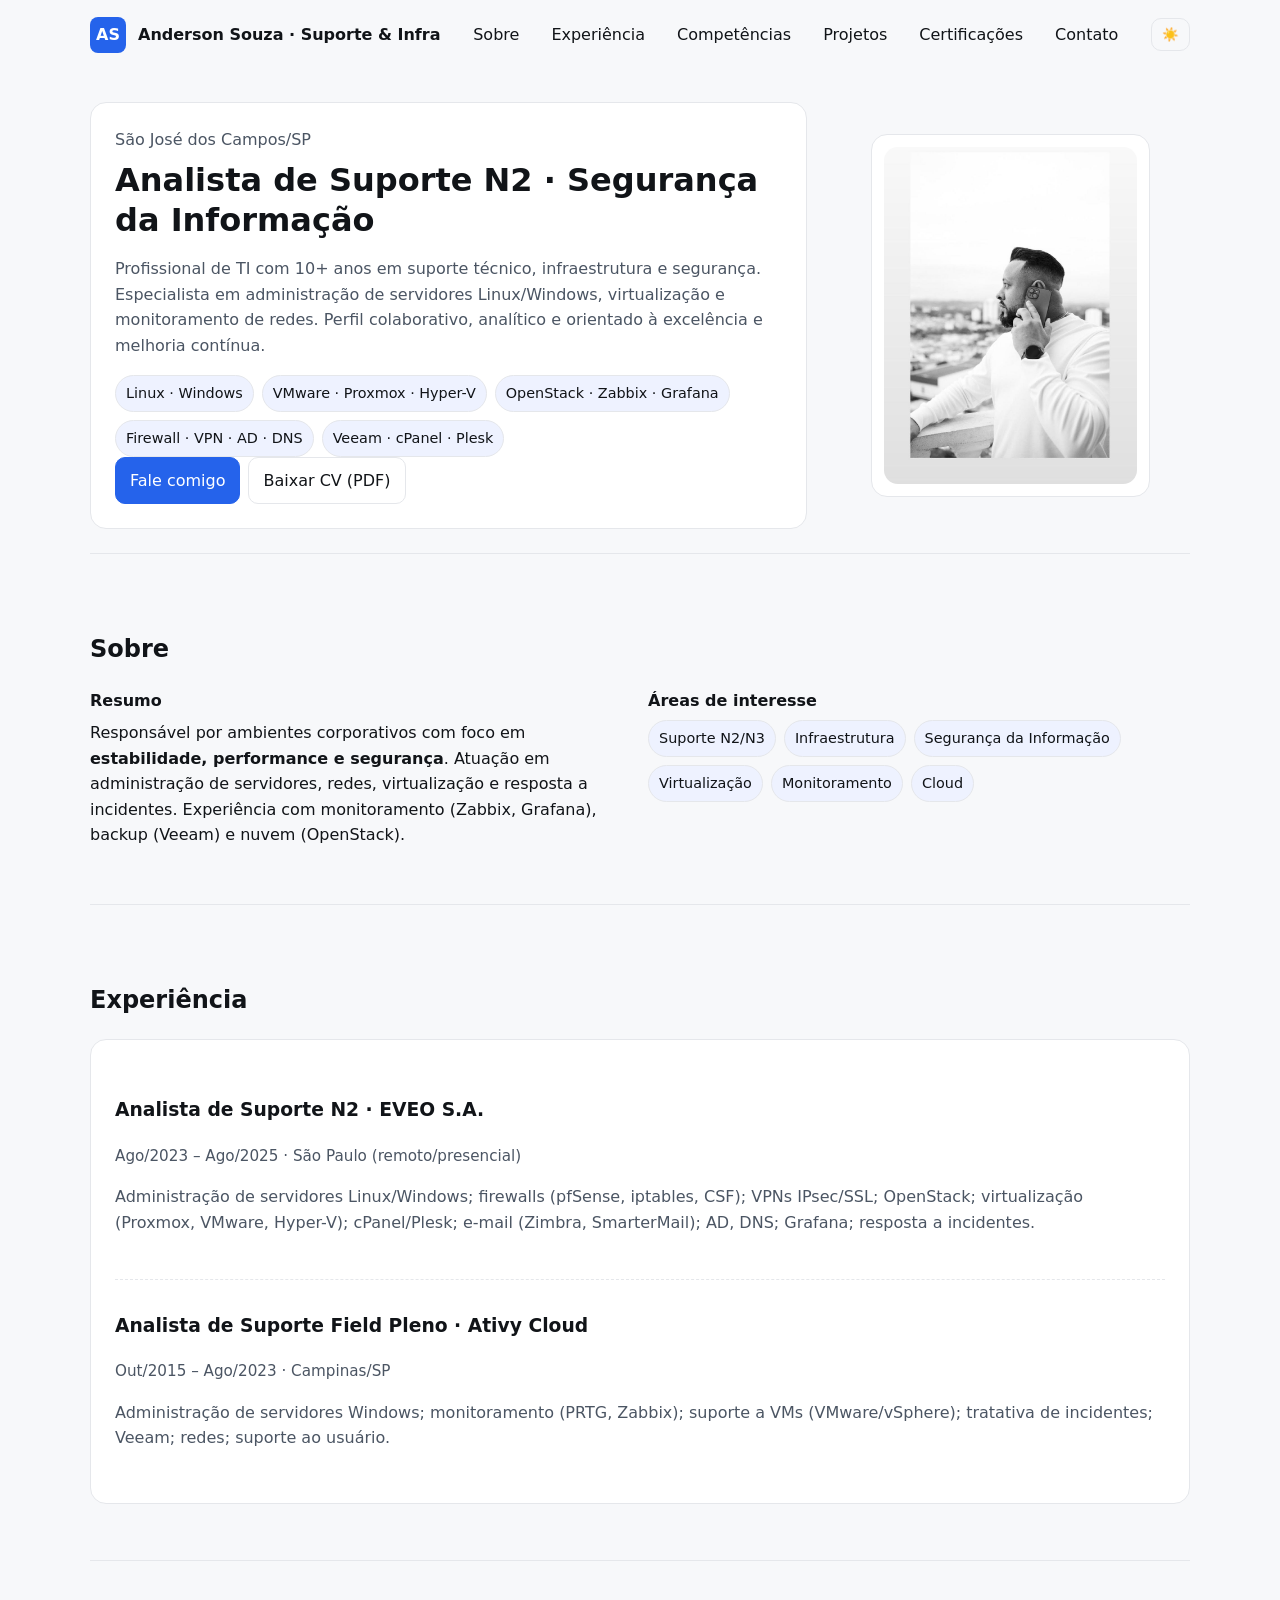
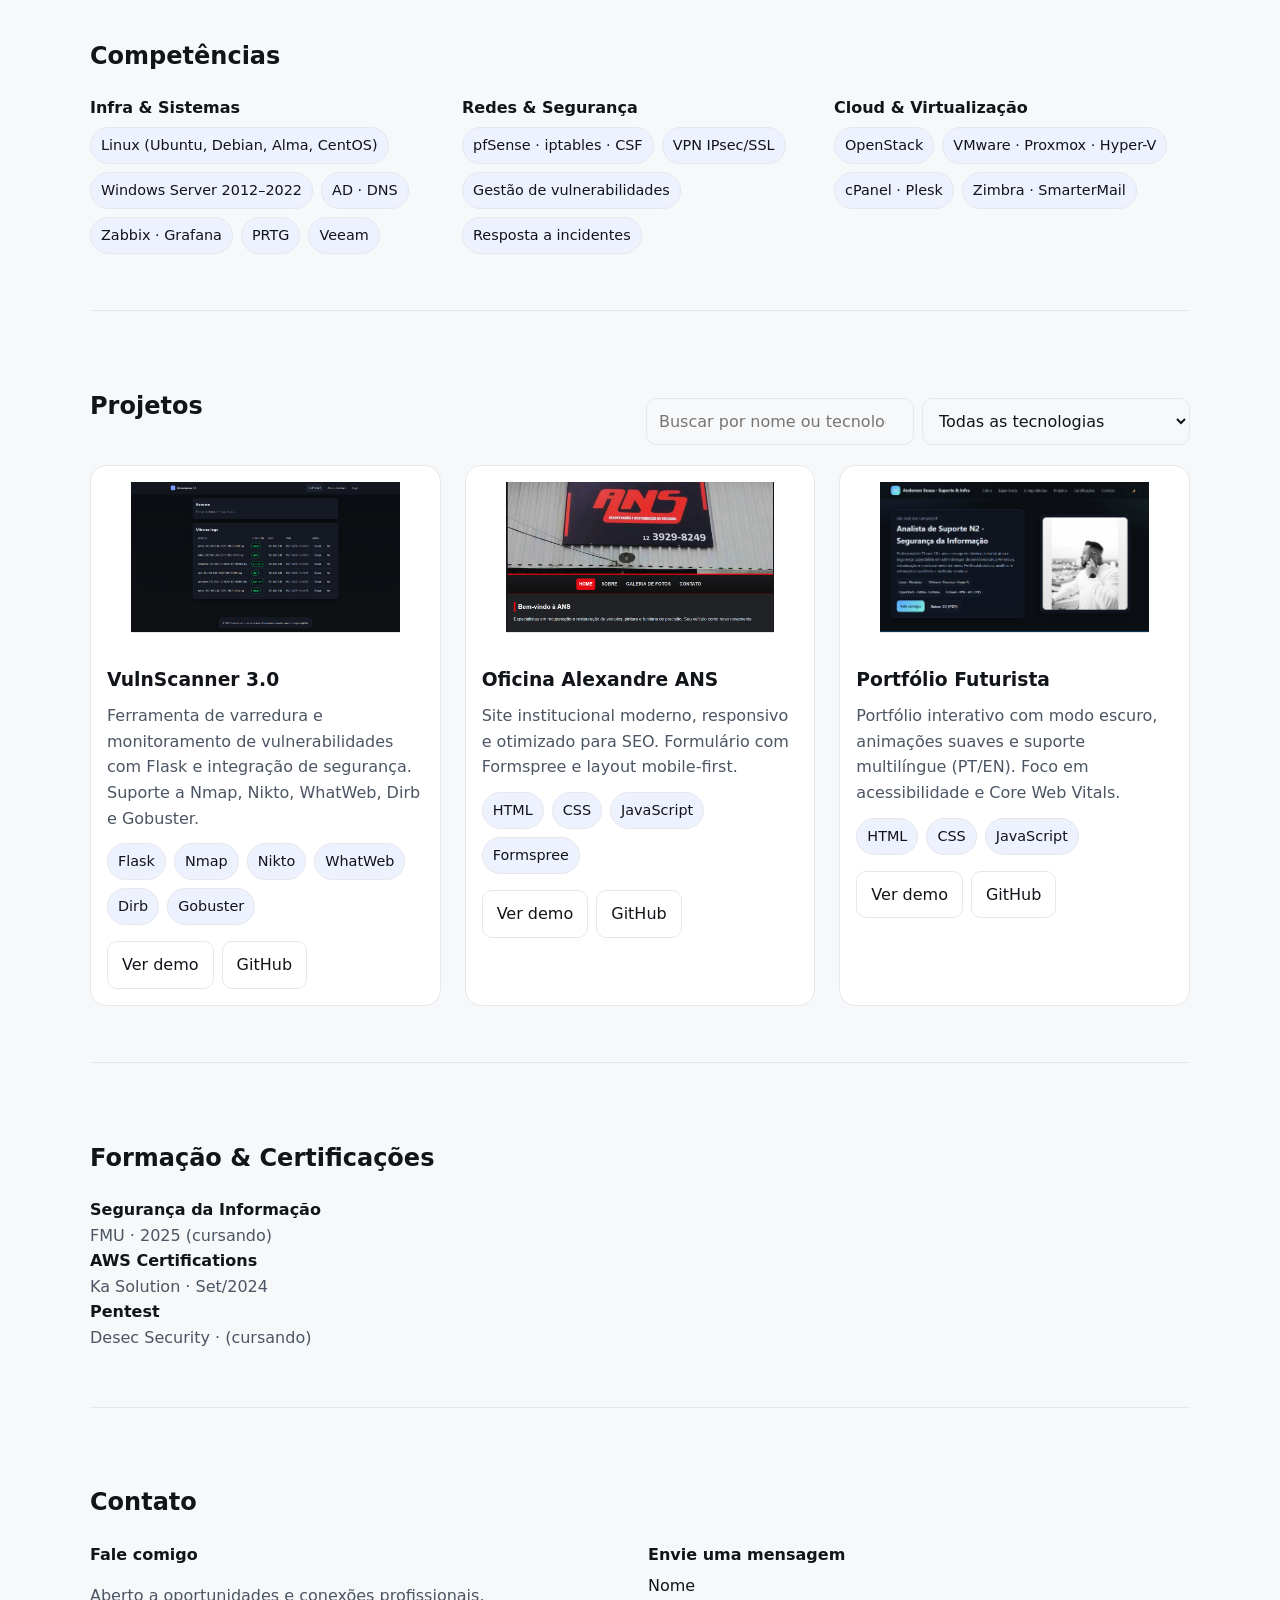
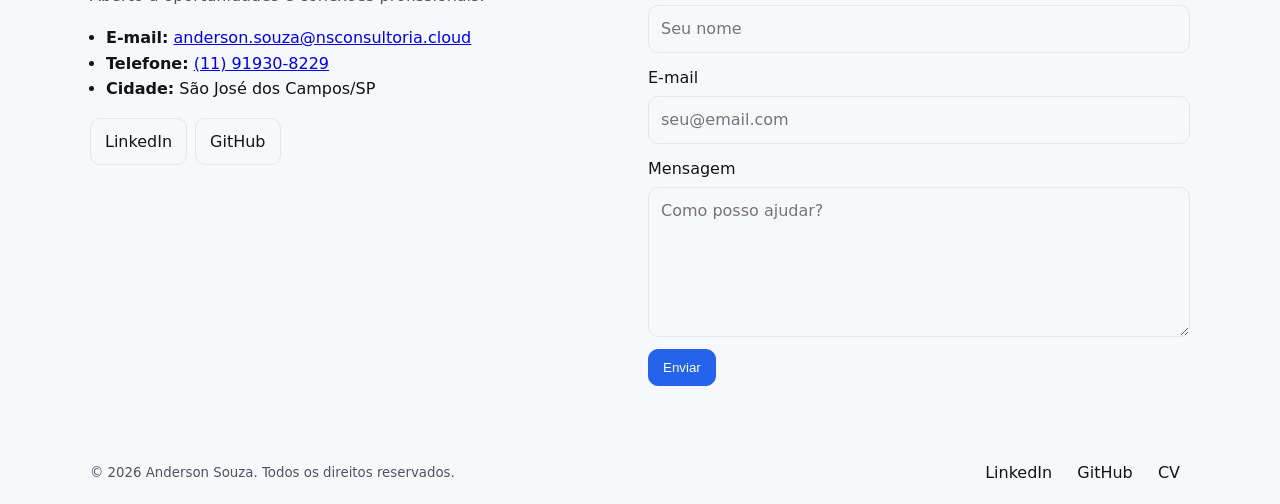
<file: index.html>
<!doctype html>
<html lang="pt-br" data-theme="dark">
<head>
  <meta charset="utf-8" />
  <meta name="viewport" content="width=device-width, initial-scale=1" />
  <title>Anderson Souza · Portfólio</title>
  <meta name="description" content="Portfólio de Anderson Souza — Suporte Técnico, Infraestrutura e Segurança da Informação." />

  <!-- Open Graph / Twitter -->
  <meta property="og:title" content="Anderson Souza · Portfólio" />
  <meta property="og:description" content="Suporte Técnico, Infraestrutura e Segurança da Informação." />
  <meta property="og:type" content="website" />
  <meta property="og:url" content="https://nsconsultoria.cloud/" />
  <meta property="og:image" content="https://nsconsultoria.cloud/foto.jpeg" />
  <meta property="og:locale" content="pt_BR" />
  <meta name="twitter:card" content="summary_large_image" />
  <meta name="twitter:title" content="Anderson Souza · Portfólio" />
  <meta name="twitter:description" content="Suporte Técnico, Infraestrutura e Segurança da Informação." />
  <meta name="twitter:image" content="https://nsconsultoria.cloud/foto.jpeg" />

  <link rel="canonical" href="https://nsconsultoria.cloud/" />
  <meta name="robots" content="index, follow" />
  <meta name="theme-color" content="#0b0e13" />

  <!-- Ícones -->
  <link rel="icon" href="foto.jpeg">
  <link rel="apple-touch-icon" href="foto.jpeg">
  <link rel="manifest" href="manifest.webmanifest">

  <!-- CSS -->
  <link rel="preload" href="style.css" as="style" onload="this.onload=null;this.rel='stylesheet'">
  <noscript><link rel="stylesheet" href="style.css"></noscript>

  <!-- Imagem LCP -->
  <link rel="preload" as="image" href="foto.jpeg" fetchpriority="high">

  <!-- JSON-LD: WebSite + Person -->
  <script type="application/ld+json">
  {
    "@context": "https://schema.org",
    "@graph": [
      {
        "@type": "WebSite",
        "name": "Anderson Souza · Portfólio",
        "url": "https://nsconsultoria.cloud/",
        "inLanguage": "pt-BR",
        "description": "Portfólio de Anderson Souza — Suporte Técnico, Infraestrutura e Segurança da Informação."
      },
      {
        "@type": "Person",
        "name": "Anderson Souza",
        "jobTitle": "Analista de Suporte N2",
        "knowsAbout": ["Infraestrutura de TI", "Segurança da Informação", "Virtualização", "Monitoramento"],
        "address": { "@type": "PostalAddress", "addressLocality": "São José dos Campos", "addressRegion": "SP", "addressCountry": "BR" },
        "url": "https://nsconsultoria.cloud/",
        "sameAs": [
          "https://www.linkedin.com/in/andersouza-ti/",
          "https://github.com/anderson-souza-tech"
        ]
      }
    ]
  }
  </script>
</head>
<body>
  <a class="skip-link" href="#conteudo">Pular para o conteúdo</a>

  <!-- HEADER -->
  <header class="site">
    <div class="container">
      <nav class="nav" aria-label="Navegação principal">
        <a class="brand" href="#topo" aria-label="Página inicial">
          <span class="logo" aria-hidden="true">AS</span>
          <span class="brand-title">Anderson Souza · Suporte & Infra</span>
        </a>
        <div class="navlinks">
          <a href="#sobre">Sobre</a>
          <a href="#experiencia">Experiência</a>
          <a href="#skills">Competências</a>
          <a href="#projetos">Projetos</a>
          <a href="#certificados">Certificações</a>
          <a href="#contato">Contato</a>
        </div>
        <button id="themeToggle" class="btn ghost" type="button" aria-label="Alternar tema">🌙</button>
      </nav>
    </div>
  </header>

  <!-- HERO -->
  <section id="topo" class="container hero reveal">
    <div class="card p24">
      <p class="subtitle">São José dos Campos/SP</p>
      <h1 class="title">Analista de Suporte N2 · Segurança da Informação</h1>
      <p class="muted">
        Profissional de TI com 10+ anos em suporte técnico, infraestrutura e segurança. Especialista em administração de servidores Linux/Windows, virtualização e monitoramento de redes. Perfil colaborativo, analítico e orientado à excelência e melhoria contínua.
      </p>
      <div class="badges" aria-label="stack">
        <span class="badge">Linux · Windows</span>
        <span class="badge">VMware · Proxmox · Hyper-V</span>
        <span class="badge">OpenStack · Zabbix · Grafana</span>
        <span class="badge">Firewall · VPN · AD · DNS</span>
        <span class="badge">Veeam · cPanel · Plesk</span>
      </div>
      <div class="cta">
        <a class="btn primary" href="#contato">Fale comigo</a>
        <a class="btn" href="assets/Curriculo.pdf" download>Baixar CV (PDF)</a>
      </div>
    </div>
    <figure class="avatar card p12">
      <img
        src="foto.jpeg"
        alt="Foto de Anderson Souza"
        decoding="async"
        fetchpriority="high"
        width="320" height="320"
      />
    </figure>
  </section>

  <main id="conteudo">
    <!-- SOBRE -->
    <section id="sobre" class="container section reveal">
      <h2>Sobre</h2>
      <div class="grid cols-2">
        <article class="item">
          <div class="hd"><strong>Resumo</strong></div>
          <div class="bd">
            Responsável por ambientes corporativos com foco em <strong>estabilidade, performance e segurança</strong>. Atuação em administração de servidores, redes, virtualização e resposta a incidentes. Experiência com monitoramento (Zabbix, Grafana), backup (Veeam) e nuvem (OpenStack).
          </div>
        </article>
        <article class="item">
          <div class="hd"><strong>Áreas de interesse</strong></div>
          <div class="bd chips">
            <span class="chip">Suporte N2/N3</span>
            <span class="chip">Infraestrutura</span>
            <span class="chip">Segurança da Informação</span>
            <span class="chip">Virtualização</span>
            <span class="chip">Monitoramento</span>
            <span class="chip">Cloud</span>
          </div>
        </article>
      </div>
    </section>

    <!-- EXPERIÊNCIA -->
    <section id="experiencia" class="container section reveal">
      <h2>Experiência</h2>
      <div class="card p24 timeline">
        <div class="tl-item">
          <h3>Analista de Suporte N2 · EVEO S.A.</h3>
          <div class="tl-meta">Ago/2023 – Ago/2025 · São Paulo (remoto/presencial)</div>
          <p class="muted">Administração de servidores Linux/Windows; firewalls (pfSense, iptables, CSF); VPNs IPsec/SSL; OpenStack; virtualização (Proxmox, VMware, Hyper-V); cPanel/Plesk; e-mail (Zimbra, SmarterMail); AD, DNS; Grafana; resposta a incidentes.</p>
        </div>
        <div class="tl-item">
          <h3>Analista de Suporte Field Pleno · Ativy Cloud</h3>
          <div class="tl-meta">Out/2015 – Ago/2023 · Campinas/SP</div>
          <p class="muted">Administração de servidores Windows; monitoramento (PRTG, Zabbix); suporte a VMs (VMware/vSphere); tratativa de incidentes; Veeam; redes; suporte ao usuário.</p>
        </div>
      </div>
    </section>

    <!-- SKILLS -->
    <section id="skills" class="container section reveal">
      <h2>Competências</h2>
      <div class="grid cols-3">
        <article class="item">
          <div class="hd"><strong>Infra & Sistemas</strong></div>
          <div class="bd chips">
            <span class="chip">Linux (Ubuntu, Debian, Alma, CentOS)</span>
            <span class="chip">Windows Server 2012–2022</span>
            <span class="chip">AD · DNS</span>
            <span class="chip">Zabbix · Grafana</span>
            <span class="chip">PRTG</span>
            <span class="chip">Veeam</span>
          </div>
        </article>
        <article class="item">
          <div class="hd"><strong>Redes & Segurança</strong></div>
          <div class="bd chips">
            <span class="chip">pfSense · iptables · CSF</span>
            <span class="chip">VPN IPsec/SSL</span>
            <span class="chip">Gestão de vulnerabilidades</span>
            <span class="chip">Resposta a incidentes</span>
          </div>
        </article>
        <article class="item">
          <div class="hd"><strong>Cloud & Virtualização</strong></div>
          <div class="bd chips">
            <span class="chip">OpenStack</span>
            <span class="chip">VMware · Proxmox · Hyper-V</span>
            <span class="chip">cPanel · Plesk</span>
            <span class="chip">Zimbra · SmarterMail</span>
          </div>
        </article>
      </div>
    </section>

    <!-- PROJETOS (dinâmico) -->
    <section id="projetos" class="container section reveal">
      <div class="projects__head">
        <h2>Projetos</h2>
        <form class="projects__filters" role="search" aria-label="Filtrar projetos">
          <input id="projSearch" type="search" placeholder="Buscar por nome ou tecnologia…" aria-label="Buscar projetos">
          <select id="projTech" aria-label="Filtrar por tecnologia">
            <option value="">Todas as tecnologias</option>
            <option>Flask</option>
            <option>Nmap</option>
            <option>Nikto</option>
            <option>WhatWeb</option>
            <option>Dirb</option>
            <option>Gobuster</option>
            <option>HTML</option>
            <option>CSS</option>
            <option>JavaScript</option>
            <option>Formspree</option>
          </select>
        </form>
      </div>

      <div id="projectsGrid" class="projects" role="list" aria-live="polite"></div>

      <template id="projectCardTpl">
        <article class="project-card" role="listitem" tabindex="0">
          <figure class="project-card__media">
            <img alt="" width="560" height="315" loading="lazy" decoding="async">
          </figure>
          <div class="project-card__body">
            <h3 class="project-card__title"></h3>
            <p class="project-card__desc"></p>
            <ul class="project-card__chips" aria-label="Tecnologias"></ul>
            <div class="project-card__cta">
              <a class="btn" target="_blank" rel="noopener noreferrer">Ver demo</a>
            </div>
          </div>
        </article>
      </template>
    </section>

    <!-- CERTIFICAÇÕES -->
    <section id="certificados" class="container section reveal">
      <h2>Formação & Certificações</h2>
      <div class="cards">
        <div class="card-sm"><strong>Segurança da Informação</strong><div class="muted">FMU · 2025 (cursando)</div></div>
        <div class="card-sm"><strong>AWS Certifications</strong><div class="muted">Ka Solution · Set/2024</div></div>
        <div class="card-sm"><strong>Pentest</strong><div class="muted">Desec Security · (cursando)</div></div>
      </div>
    </section>

    <!-- CONTATO -->
    <section id="contato" class="container section reveal">
      <h2>Contato</h2>
      <div class="grid cols-2">
        <article class="item">
          <div class="hd"><strong>Fale comigo</strong></div>
          <div class="bd">
            <p class="muted">Aberto a oportunidades e conexões profissionais.</p>
            <ul class="list">
              <li><strong>E-mail:</strong> <a href="mailto:anderson.souza@nsconsultoria.cloud">anderson.souza@nsconsultoria.cloud</a></li>
              <li><strong>Telefone:</strong> <a href="tel:+5511919308229">(11) 91930-8229</a></li>
              <li><strong>Cidade:</strong> São José dos Campos/SP</li>
            </ul>
            <div class="cta">
              <a class="btn" href="https://www.linkedin.com/in/andersouza-ti/" target="_blank" rel="noopener noreferrer">LinkedIn</a>
              <a class="btn" href="https://github.com/anderson-souza-tech/" target="_blank" rel="noopener noreferrer">GitHub</a>
            </div>
          </div>
        </article>
        <article class="item">
          <div class="hd"><strong>Envie uma mensagem</strong></div>
          <div class="bd">
            <form id="contactForm" action="https://formspree.io/f/xyznrjno" method="POST" novalidate>
              <div class="field">
                <label for="nome">Nome</label>
                <input id="nome" name="nome" type="text" required placeholder="Seu nome" autocomplete="name" />
              </div>
              <div class="field">
                <label for="email">E-mail</label>
                <input id="email" name="email" type="email" required placeholder="seu@email.com" autocomplete="email" inputmode="email" />
              </div>
              <div class="field">
                <label for="mensagem">Mensagem</label>
                <textarea id="mensagem" name="mensagem" rows="5" required placeholder="Como posso ajudar?" autocomplete="off"></textarea>
              </div>

              <!-- honeypot (anti-spam) -->
              <input type="text" name="_gotcha" class="hp" autocomplete="off" tabindex="-1" aria-hidden="true">

              <div class="cta">
                <button class="btn primary" type="submit">Enviar</button>
                <span id="formStatus" class="status" aria-live="polite"></span>
              </div>
            </form>
          </div>
        </article>
      </div>
    </section>
  </main>

  <footer>
    <div class="container foot">
      <small class="muted">© <span id="year"></span> Anderson Souza. Todos os direitos reservados.</small>
      <div class="social">
        <a href="https://www.linkedin.com/in/andersouza-ti/" target="_blank" rel="noopener noreferrer">LinkedIn</a>
        <a href="https://github.com/anderson-souza-tech/" target="_blank" rel="noopener noreferrer">GitHub</a>
        <a href="assets/Curriculo.pdf" download>CV</a>
      </div>
    </div>
  </footer>

  <!-- JS -->
  <script src="script.js" defer></script>
</body>
</html>
</file>
<file: style.css>
/* ===== Reset e base ===== */
* { box-sizing: border-box; }
html, body { height: 100%; }
html { scroll-behavior: smooth; }
body {
  margin: 0;
  font: 16px/1.6 system-ui, -apple-system, "Segoe UI", Roboto, "Helvetica Neue", Arial, "Noto Sans", "Apple Color Emoji", "Segoe UI Emoji";
  background: var(--bg);
  color: var(--text);
}

/* ===== Temas ===== */
:root {
  --bg: #0b0e13;
  --text: #e6e8ec;
  --muted: #a8b0bd;
  --card: #11161d;
  --line: #1e2530;
  --primary: #3b82f6;
  --primary-contrast: #ffffff;
  --chip: #1a2230;
  --focus: #93c5fd;
}
:root[data-theme="light"] {
  --bg: #f7f8fa;
  --text: #111418;
  --muted: #4b5563;
  --card: #ffffff;
  --line: #e5e7eb;
  --primary: #2563eb;
  --primary-contrast: #ffffff;
  --chip: #eef2ff;
  --focus: #1d4ed8;
}
@media (prefers-color-scheme: light) {
  :root:not([data-theme="dark"]) {
    --bg: #f7f8fa;
    --text: #111418;
    --muted: #4b5563;
    --card: #ffffff;
    --line: #e5e7eb;
    --primary: #2563eb;
    --primary-contrast: #ffffff;
    --chip: #eef2ff;
    --focus: #1d4ed8;
  }
}

/* ===== Acessibilidade ===== */
.skip-link {
  position: absolute; left: -9999px; top: auto; width: 1px; height: 1px; overflow: hidden;
}
.skip-link:focus {
  left: 16px; top: 16px; width: auto; height: auto; padding: .5rem .75rem;
  background: var(--primary); color: var(--primary-contrast); border-radius: .5rem; z-index: 1000;
}
:focus-visible {
  outline: 3px solid var(--focus);
  outline-offset: 2px;
}

/* ===== Layout ===== */
.container { width: min(1100px, 92%); margin-inline: auto; }
.section { padding: 56px 0; border-top: 1px solid var(--line); }
.hero { display: grid; grid-template-columns: 1fr; gap: 24px; align-items: center; padding: 32px 0 24px; }
@media (min-width: 900px) {
  .hero { grid-template-columns: 1.6fr .8fr; }
}

.nav {
  display: flex; align-items: center; gap: 16px; padding: 16px 0;
  justify-content: space-between;
}
.brand { display: flex; align-items: center; gap: 12px; text-decoration: none; color: inherit; }
.logo {
  width: 36px; height: 36px; display: grid; place-items: center;
  background: var(--primary); color: var(--primary-contrast); border-radius: 8px; font-weight: 700;
}
.brand-title { font-weight: 600; font-size: 1rem; }
.navlinks { display: flex; gap: 12px; flex-wrap: wrap; }
.navlinks a { color: inherit; text-decoration: none; padding: 6px 10px; border-radius: 8px; }
.navlinks a:hover { background: var(--chip); }
.btn.ghost { background: transparent; border: 1px solid var(--line); color: inherit; border-radius: 10px; padding: 8px 10px; cursor: pointer; }

.card { background: var(--card); border: 1px solid var(--line); border-radius: 16px; }
.p12 { padding: 12px; }
.p24 { padding: 24px; }

.title { margin: 8px 0 6px; font-size: clamp(1.4rem, 1rem + 2vw, 2rem); line-height: 1.25; }
.subtitle { margin: 0; color: var(--muted); }

.muted { color: var(--muted); }
.badges, .chips, .cta { display: flex; gap: 8px; flex-wrap: wrap; align-items: center; }
.badge, .chip {
  background: var(--chip); border: 1px solid var(--line); border-radius: 999px; padding: 6px 10px; font-size: .9rem;
}
.btn {
  display: inline-flex; align-items: center; justify-content: center;
  padding: 10px 14px; border-radius: 10px; border: 1px solid var(--line); text-decoration: none; color: inherit;
}
.btn.primary { background: var(--primary); border-color: var(--primary); color: var(--primary-contrast); }
.btn:disabled { opacity: .6; cursor: not-allowed; }

.grid { display: grid; gap: 16px; }
.grid.cols-2 { grid-template-columns: 1fr; }
.grid.cols-3 { grid-template-columns: 1fr; }
@media (min-width: 800px) {
  .grid.cols-2 { grid-template-columns: 1fr 1fr; }
  .grid.cols-3 { grid-template-columns: repeat(3, 1fr); }
}
.item .hd { margin-bottom: 6px; }
.list { padding-left: 16px; }

.avatar img {
  display: block; width: 100%; height: auto; border-radius: 14px; object-fit: cover;
}

/* Timeline */
.timeline { display: grid; gap: 16px; }
.tl-item { padding: 12px 0; border-top: 1px dashed var(--line); }
.tl-item:first-child { border-top: 0; }
.tl-meta { color: var(--muted); font-size: .95rem; }

/* Footer */
.foot { display: flex; align-items: center; justify-content: space-between; gap: 12px; padding: 18px 0; flex-wrap: wrap; }
.social a { text-decoration: none; color: inherit; padding: 6px 10px; border-radius: 8px; }
.social a:hover { background: var(--chip); }

/* Formulário */
.field { display: grid; gap: 6px; margin-bottom: 12px; }
.field input, .field textarea {
  background: transparent; color: inherit; border: 1px solid var(--line); border-radius: 10px;
  padding: 10px 12px; font: inherit;
}
.field input:focus, .field textarea:focus { border-color: var(--focus); }
.hp { position: absolute; left: -9999px; }
.status { margin-left: 8px; font-size: .95rem; }

/* Reveal */
.reveal { opacity: 0; transform: translateY(8px); transition: opacity .5s ease, transform .5s ease; }
.reveal.is-visible { opacity: 1; transform: none; }
@media (prefers-reduced-motion: reduce) {
  .reveal { opacity: 1 !important; transform: none !important; transition: none !important; }
}

/* ===== Projects (BEM) ===== */
.projects {
  display: grid;
  gap: 24px;
  grid-template-columns: 1fr;
  margin-top: 20px;
}
@media (min-width: 720px) { .projects { grid-template-columns: repeat(2, 1fr); } }
@media (min-width: 1040px) { .projects { grid-template-columns: repeat(3, 1fr); } }

.project-card {
  background: var(--card);
  border: 1px solid var(--line);
  border-radius: 16px;
  overflow: hidden;
  display: flex;
  flex-direction: column;
  transition: transform .25s ease, box-shadow .25s ease;
}
.project-card:hover, .project-card:focus-within {
  transform: translateY(-3px);
  box-shadow: 0 6px 24px rgba(0,0,0,.22);
}

.project-card__media img {
  display: block;
  width: 100%;
  height: auto;
  aspect-ratio: 16/9;
  object-fit: cover;
  border-bottom: 1px solid var(--line);
}

.project-card__body {
  padding: 16px;
  display: grid;
  gap: 8px;
}
.project-card__title { font-weight: 600; margin: 0; }
.project-card__desc { margin: 0; color: var(--muted); }

.project-card__chips {
  list-style: none;
  margin: 4px 0 0;
  padding: 0;
  display: flex;
  flex-wrap: wrap;
  gap: 8px;
}
.project-card__chips .chip {
  background: var(--chip);
  border: 1px solid var(--line);
  border-radius: 999px;
  padding: 6px 10px;
  font-size: .9rem;
  color: var(--text);
}

.project-card__cta { display: flex; gap: 8px; margin-top: 8px; }

/* Cabeçalho de filtros */
.projects__head {
  display: grid; gap: 12px; align-items: end; margin-bottom: 12px;
}
@media (min-width: 720px) {
  .projects__head { grid-template-columns: 1fr 1fr; }
}
.projects__filters {
  display: flex; gap: 8px; flex-wrap: wrap;
}
.projects__filters input[type="search"],
.projects__filters select {
  background: transparent; color: inherit; border: 1px solid var(--line); border-radius: 10px;
  padding: 10px 12px; font: inherit; flex: 1 1 220px;
}
</file>
